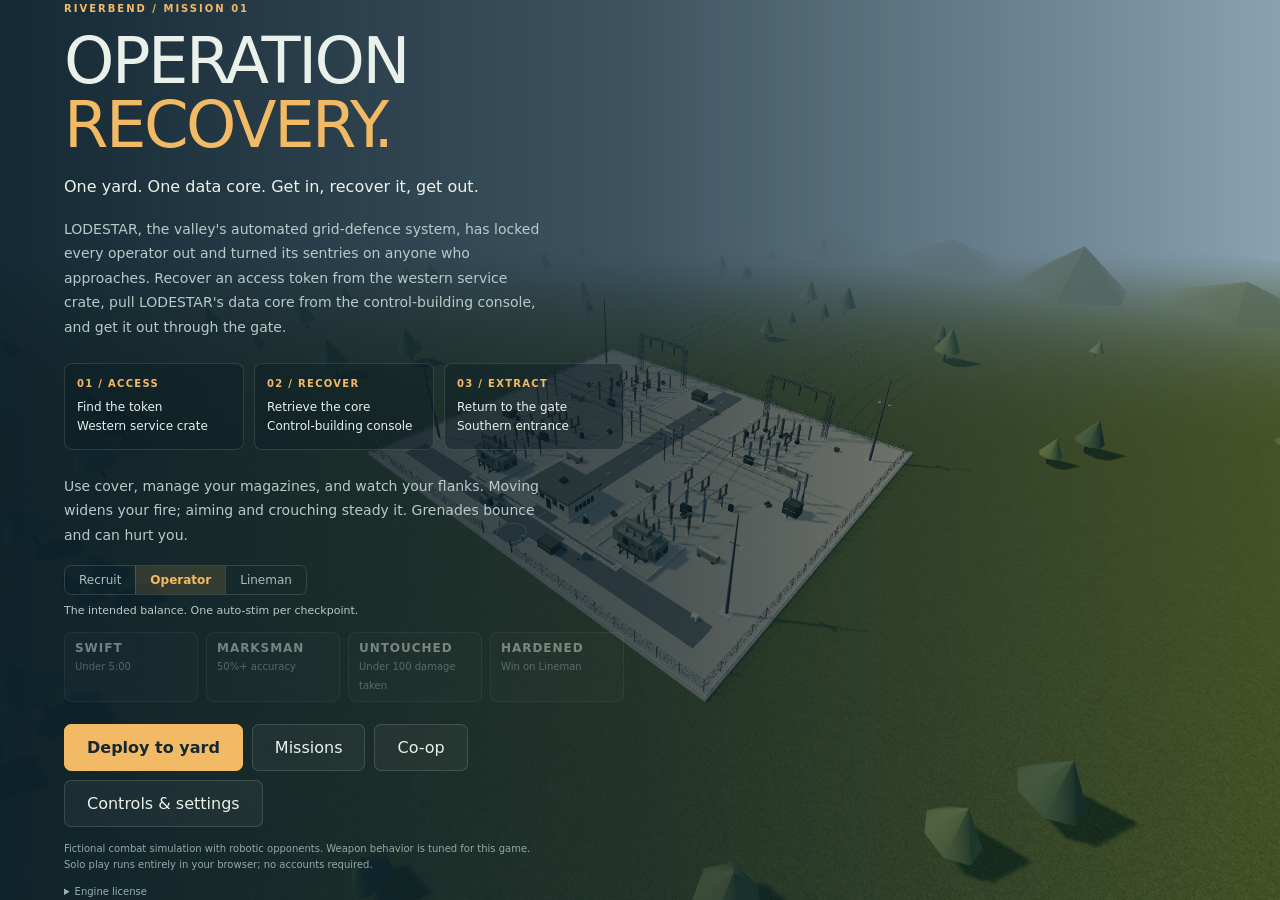
<file: index.html>
<!doctype html><html lang="en"><head><meta charset="utf-8"><meta name="viewport" content="width=device-width,initial-scale=1,maximum-scale=1,viewport-fit=cover"><meta name="theme-color" content="#101b24"><title>Riverbend</title><link rel="stylesheet" href="css/style.css"></head><body>

<canvas id="world" tabindex="0" aria-label="Riverbend FPS game world"></canvas><div id="labels" hidden></div>
<div id="hud"><div id="vignette"></div><div id="lowhealth"></div><div id="damage"></div><div id="damageArrow">⌃</div><div id="flash"></div><div id="static"></div><div id="heatTint"></div><div id="scope"></div><div id="liveWarn">⚡ LIVE SECTION · GET OUT</div><div id="topbar"><div class="mission-box"><div class="eyebrow" id="missionTag">Riverbend</div><h2 id="objectiveTitle">01 / Collect the access token</h2><p id="objectiveSub">Service crate · western yard</p></div><div class="topright"><div id="stealthPill" class="pill"></div><div id="windPill" class="pill"><i id="windArrow">↑</i> <span id="windSpeed"></span></div><div id="gridPill" class="pill"></div><div id="threat" class="pill">QUIET</div><div id="timer" class="pill">00:00</div><button id="pauseBtn" aria-label="Pause game">II</button></div></div><div id="compass">N · 000</div><div id="freqMeter"><b id="freqHz">50.00 Hz</b><div class="scale"><i class="band"></i><i id="freqNeedle"></i></div><small id="freqState">IN SYNC</small></div><div id="bossBar"><b id="bossName"></b><div class="bar"><i id="bossFill"></i></div></div><div id="minimap"><canvas id="map" width="296" height="272" aria-label="Tactical map showing player, objective and detected sentries"></canvas></div><div id="mapLegend">◆ OBJECTIVE · ● CONTACT</div><div id="team"></div><div id="feed"></div><div id="downed"></div><div id="radio"><b id="radioWho"></b><span id="radioText"></span></div><div id="objectiveMarker"><b>◇</b><span>Objective</span></div><div id="crosshair"><i class="cross top"></i><i class="cross bottom"></i><i class="cross left"></i><i class="cross right"></i><i id="crossDot"></i></div><div id="hitmarker">×</div><div id="reloadProgress"></div><div id="interact"><div id="interactText"></div><div id="interactBar"><div id="interactFill"></div></div></div><div id="readout"><div class="health-box"><small>HEALTH</small><div id="health" class="value">100</div><div id="healthBar"><div id="healthFill"></div></div></div><div id="stance">STANDING</div><div id="flashState"></div></div><div id="weaponHUD"><div id="weaponName" class="eyebrow">AR-30 / ASSAULT RIFLE</div><div id="ammoBig">30 <span>/ 120</span></div><div id="weaponInfo">AUTO · GRENADES 3</div><div id="weapons"><button data-weapon="rifle" class="active">1 RIFLE</button><button data-weapon="pistol">2 PISTOL</button><button data-weapon="grenade">3 FRAG</button></div></div><div id="messages"><div id="toast"></div></div><div id="tips">WASD move · Shift sprint · C crouch · RMB aim · R reload · G grenade · E interact · F light · Esc pause</div><div id="sprintMeter"><div id="sprintFill"></div></div></div>
<div id="touch"><div id="dpad"><button class="forward" data-key="w" aria-label="Move forward">↑</button><button class="left" data-key="a" aria-label="Move left">←</button><button class="right" data-key="d" aria-label="Move right">→</button><button class="back" data-key="s" aria-label="Move back">↓</button></div><div class="touch-actions"><button id="aimBtn" aria-label="Toggle aim">AIM</button><button id="fireBtn" aria-label="Fire weapon">FIRE</button></div><div class="touch-row"><button id="reloadBtn">RELOAD</button><button id="grenadeBtn">FRAG</button><button id="crouchBtn">CROUCH</button><button id="lightBtn">LIGHT</button><button id="turretBtn">TURRET</button><button id="smokeBtn">SMOKE</button><button id="empBtn">EMP</button><button id="sprintBtn" aria-label="Hold to sprint">RUN</button></div><button id="useBtn" aria-label="Hold to interact">HOLD: INTERACT</button><div id="rotateHint">DRAG TO LOOK</div></div>
<button id="tapResume">Capture mouse</button>
<div id="screen"><section class="menu"><div class="eyebrow" id="menuEyebrow">Riverbend / mission 01</div><h1 id="menuTitle">OPERATION<br><span>RECOVERY.</span></h1><p id="menuText" class="lede">One yard. One data core. Get in, recover it, get out.</p><div id="briefing"><p>Rogue sentry drones patrol the Riverbend training sector. Recover an access token from the western service crate, unlock the data core at the control-building console, and return to the gate.</p><div class="stages"><div class="stage"><strong>01 / ACCESS</strong>Find the token<br>Western service crate</div><div class="stage"><strong>02 / RECOVER</strong>Retrieve the core<br>Control-building console</div><div class="stage"><strong>03 / EXTRACT</strong>Return to the gate<br>Southern entrance</div></div><p>Use cover, manage your magazines, and watch your flanks. Moving widens your fire; aiming and crouching steady it. Grenades bounce and can hurt you.</p></div><div id="scorecard" class="scorecard hidden"></div><div id="missionList" class="mission-list hidden"></div><div id="coopPanel" class="coop hidden"><label>Callsign <input id="coopName" maxlength="16" autocomplete="off" spellcheck="false"></label><div id="coopIdle"><div class="row"><button id="hostBtn" class="primary">Host a game</button></div><div class="row"><input id="joinCode" maxlength="5" placeholder="CODE" autocomplete="off" spellcheck="false" aria-label="Room code"><button id="joinBtn">Join game</button></div></div><div id="coopRoom" class="hidden"><div class="room">ROOM CODE<b id="roomCode"></b></div><ul id="roster"></ul><div class="row"><button id="leaveBtn">Leave co-op</button></div></div><p class="status" id="coopStatus" role="status"></p><p class="fine">Up to 4 players. A public PeerJS server introduces the browsers; gameplay then flows directly between them. The host's tab must stay open and in front.</p></div><div class="actions"><div id="menuButtons" style="display:contents"></div><button id="controlsBtn">Controls & settings</button></div><div id="menuControls"><div class="controls"><div><strong>WASD / arrows</strong> · Move<br><strong>Shift</strong> · Sprint (stamina)<br><strong>C / Ctrl</strong> · Toggle crouch<br><strong>Mouse</strong> · Look</div><div><strong>LMB / RMB</strong> · Fire / aim<br><strong>1 – 4</strong> · Weapons / grenade<br><strong>R / G</strong> · Reload / quick grenade<br><strong>Hold E / Esc</strong> · Interact / pause<br><strong>F / T / V / X</strong> · Light / turret / smoke / EMP</div></div><p class="desktop-note" style="font-size:11px">Click Deploy to capture the mouse. If capture is unavailable, right-drag to look and left-click to fire; use Q to toggle aim. Esc releases the mouse.</p><p class="touch-note" style="display:none;font-size:11px">Touch: directional pad to move, drag the world to look, and use the on-screen action buttons. Landscape gives the clearest view.</p><div class="settings"><label>Look <input id="sensitivity" type="range" min="0.5" max="2" step="0.1" value="1" aria-label="Look sensitivity"></label><label>Audio <input id="volume" type="range" min="0" max="1" step="0.05" value="0.35" aria-label="Audio volume"></label><label>Music <input id="musicVolume" type="range" min="0" max="1" step="0.05" value="0.4" aria-label="Music volume"></label><label>Graphics <select id="quality" aria-label="Graphics quality"><option value="low">Low</option><option value="medium" selected>Medium</option><option value="high">High</option></select></label></div></div><p class="footnote">Fictional combat simulation with robotic opponents. Weapon behavior is tuned for this game. Solo play runs entirely in your browser; no accounts required.</p><details style="font-size:10px;color:#97b0b0;margin-top:13px"><summary>Engine license</summary><pre id="license" style="white-space:pre-wrap;font:9px/1.4 monospace"></pre></details></section></div>
<div id="loading"><div><div class="spinner"></div><div class="eyebrow">Preparing Riverbend</div><p id="loadText">Building the yard, patrols and equipment…</p></div></div>

<script>if('serviceWorker' in navigator&&location.protocol.startsWith('http'))navigator.serviceWorker.register('sw.js').catch(function(){});</script><script>window.addEventListener('error',function(e){if(!window.gameReady){document.getElementById('loadText').textContent='Unable to start the game. If it was just updated, do a hard refresh (Ctrl+Shift+R, or Cmd+Shift+R on a Mac). Otherwise open it through a local web server (see README) in a browser with WebGL enabled. Details: '+e.message;}});</script>
<script src="vendor/three.min.js"></script>
<script type="module" src="src/main.js"></script>
</body></html>
</file>
<file: css/style.css>
:root{font-family:Inter,ui-sans-serif,system-ui,-apple-system,Segoe UI,sans-serif;color:#eaf1eb;color-scheme:dark;--amber:#f3ba65;--muted:#adbfbc;--line:#ffffff24;--panel:#10232ced;--red:#f48c72}*{box-sizing:border-box;-webkit-tap-highlight-color:transparent}body{margin:0;overflow:hidden;background:#182f3a;user-select:none}button,input,select{font:inherit}button{cursor:pointer;border:1px solid var(--line);border-radius:7px;background:#ffffff0b;color:inherit;padding:10px 15px;touch-action:manipulation}button:hover{background:#ffffff20}button:focus-visible,input:focus-visible,select:focus-visible{outline:2px solid var(--amber);outline-offset:3px}button.primary{background:var(--amber);color:#142831;border-color:var(--amber);font-weight:750}.hidden{display:none!important}#world{display:block;width:100%;height:100%;position:fixed;inset:0;touch-action:none;outline:0}#hud{position:fixed;inset:0;pointer-events:none;display:none;font-size:12px}#topbar{position:absolute;top:18px;left:22px;right:22px;display:flex;justify-content:space-between;align-items:start;gap:12px}.eyebrow{font-size:10px;letter-spacing:2px;text-transform:uppercase;color:var(--amber);font-weight:700}.mission-box{background:var(--panel);border:1px solid var(--line);border-left:3px solid var(--amber);padding:12px 15px;max-width:360px;border-radius:8px;box-shadow:0 5px 25px #0002}.mission-box h2{font-size:16px;font-weight:600;margin:5px 0}.mission-box p{margin:4px 0 0;color:var(--muted);font-size:11px}.topright{display:flex;align-items:start;gap:10px}.pill{background:var(--panel);border:1px solid var(--line);border-radius:6px;padding:10px 12px;font-size:11px;letter-spacing:1px}#pauseBtn{pointer-events:auto;padding:9px 13px}#threat{font-weight:650;color:#b8d6c5}#threat.hot{color:var(--red)}#compass{position:absolute;top:20px;left:50%;transform:translateX(-50%);font-size:12px;letter-spacing:4px;text-shadow:0 2px 5px #000a}#crosshair{position:absolute;left:50%;top:50%;width:0;height:0;--gap:8px;filter:drop-shadow(0 1px 1px #000);opacity:.9}.cross{position:absolute;background:#ebede4}.cross.top{width:2px;height:5px;left:-1px;bottom:var(--gap)}.cross.bottom{width:2px;height:5px;left:-1px;top:var(--gap)}.cross.left{height:2px;width:5px;top:-1px;right:var(--gap)}.cross.right{height:2px;width:5px;top:-1px;left:var(--gap)}#crosshair.aimed .cross{opacity:0}#crossDot{position:absolute;left:-1px;top:-1px;width:2px;height:2px;border-radius:50%;background:#fff}#hitmarker{position:absolute;left:50%;top:50%;transform:translate(-50%,-50%);font-size:26px;color:#fff;text-shadow:0 0 5px #000;opacity:0;line-height:1}#hitmarker.kill{color:var(--amber)}#damage{position:absolute;inset:0;background:radial-gradient(ellipse at center,transparent 40%,#c22e1366);opacity:0;pointer-events:none}#damageArrow{position:absolute;left:50%;top:calc(50% - 105px);font-size:24px;color:var(--red);opacity:0;transform-origin:center 105px;text-shadow:0 0 9px #000}#objectiveMarker{position:absolute;left:50%;top:40%;color:var(--amber);font-size:11px;text-align:center;text-shadow:0 1px 4px #000;transform:translate(-50%,-50%)}#objectiveMarker b{display:block;font-size:21px;font-weight:400;line-height:1.2}#interact{position:absolute;left:50%;top:61%;transform:translate(-50%,-50%);padding:11px 16px;background:var(--panel);border:1px solid #f3ba6560;border-radius:8px;text-align:center;min-width:190px;display:none}#interactText{font-size:12px}#interactBar{height:3px;background:#ffffff1a;margin-top:8px;border-radius:2px;overflow:hidden}#interactFill{height:100%;background:var(--amber);width:0}#readout{position:absolute;left:22px;bottom:24px;display:flex;gap:12px;align-items:end}.health-box{border:1px solid var(--line);border-radius:8px;padding:12px 15px;background:var(--panel);min-width:125px}.health-box .value{font-size:32px;font-weight:450;line-height:1.2}.health-box small{font-size:10px;letter-spacing:1.5px;color:var(--muted)}#healthBar{height:3px;background:#ffffff20;margin-top:6px}#healthFill{height:100%;background:#b7d7bf;width:100%}#stance{font-size:10px;letter-spacing:1px;color:var(--muted);padding:7px 0;text-shadow:0 1px 5px #000}#weaponHUD{position:absolute;right:23px;bottom:24px;background:var(--panel);border:1px solid var(--line);border-radius:9px;padding:13px 18px;min-width:225px;text-align:right}#ammoBig{font-size:38px;font-weight:400;font-variant-numeric:tabular-nums;line-height:1.2}#ammoBig span{font-size:18px;color:var(--muted);margin-left:7px}#weaponInfo{font-size:10px;color:var(--muted);letter-spacing:1px;margin:5px 0}#weapons{display:flex;gap:5px;justify-content:end;pointer-events:auto;margin-top:9px}#weapons button{font-size:10px;padding:7px 10px;color:var(--muted)}#weapons button.active{color:var(--amber);border-color:#f3ba6570;background:#f3ba6510}#reloadProgress{position:absolute;left:50%;top:calc(50% + 50px);transform:translateX(-50%);font-size:11px;letter-spacing:1px;color:var(--amber);text-shadow:0 1px 3px #000;display:none}#messages{position:absolute;left:50%;bottom:107px;transform:translateX(-50%);font-size:11px;max-width:65%;text-align:center;color:#e1e9df;line-height:1.6;text-shadow:0 1px 5px #000}#toast{display:inline-block;background:#11242bd9;padding:6px 12px;border-radius:5px;opacity:0}#minimap{position:absolute;right:23px;top:75px;width:164px;height:151px;border:1px solid var(--line);border-radius:8px;background:#10232ccc;padding:7px}#minimap canvas{width:148px;height:136px;display:block}#mapLegend{position:absolute;right:25px;top:232px;font-size:8px;letter-spacing:.7px;color:#d1dbcc;text-shadow:0 1px 4px #000}#feed{position:absolute;left:24px;top:116px;font-size:10px;line-height:1.6;color:#dce9df;max-width:290px;text-shadow:0 1px 4px #000}#sprintMeter{position:absolute;bottom:22px;left:50%;transform:translateX(-50%);width:140px;height:3px;background:#ffffff25}#sprintFill{height:100%;background:#e0d5ab;width:100%}#tips{position:absolute;left:50%;bottom:43px;transform:translateX(-50%);font-size:9px;letter-spacing:.5px;text-align:center;color:#dae4d9;text-shadow:0 1px 5px #000;white-space:nowrap}#screen{position:fixed;inset:0;z-index:15;display:flex;align-items:center;padding:5vw;background:linear-gradient(90deg,#0c202bf0,#0c202ba6 50%,#0c202b20);overflow:auto}.menu{width:560px;max-width:100%;padding:10px 0}.menu h1{font-size:clamp(38px,5vw,68px);font-weight:480;letter-spacing:-2.5px;line-height:1;margin:15px 0}.menu h1 span{color:var(--amber)}.menu p{font-size:14px;line-height:1.75;color:#b8cac7;max-width:485px}.menu .lede{font-size:16px;color:#edf2e7}.stages{display:grid;grid-template-columns:repeat(3,1fr);gap:10px;margin:24px 0}.stage{border:1px solid #ffffff20;border-radius:8px;background:#0c1f2670;padding:12px;font-size:12px;line-height:1.6}.stage strong{display:block;font-size:10px;color:var(--amber);letter-spacing:1.3px;margin-bottom:6px}.actions{display:flex;gap:9px;margin:22px 0 14px}.actions button{padding:13px 22px}.controls{display:grid;grid-template-columns:1fr 1fr;gap:8px 18px;margin-top:20px;max-width:500px;font-size:11px;line-height:1.8;color:#b9c9c3}.controls strong{color:#edf2e7;font-weight:600}.settings{margin-top:20px;display:flex;flex-wrap:wrap;gap:10px 18px;align-items:center;font-size:11px;color:var(--muted)}.settings label{display:flex;align-items:center;gap:7px}.settings select{background:#1e3540;border:1px solid var(--line);border-radius:5px;padding:6px;color:#eaf1eb}.settings input{width:82px;accent-color:var(--amber)}.footnote{font-size:10px!important;color:#91aaa9!important;max-width:500px;line-height:1.6!important}.scorecard{display:grid;grid-template-columns:repeat(3,1fr);gap:10px;margin:20px 0}.scorecard div{border:1px solid var(--line);padding:13px;border-radius:7px}.scorecard b{display:block;font-size:25px;color:var(--amber);font-weight:500}.scorecard span{font-size:10px;color:var(--muted)}#menuControls{display:none}#loading{position:fixed;inset:0;z-index:50;background:#10232c;display:grid;place-items:center;text-align:center}#loading p{color:var(--muted);font-size:13px}.spinner{margin:0 auto 18px;width:34px;height:34px;border:2px solid #ffffff25;border-top-color:var(--amber);border-radius:100%;animation:spin 1s linear infinite}@keyframes spin{to{transform:rotate(360deg)}}#touch{display:none;position:fixed;inset:0;pointer-events:none;z-index:6}#dpad{position:absolute;left:14px;bottom:140px;display:grid;grid-template-columns:repeat(3,44px);grid-template-rows:repeat(3,44px);gap:4px}#dpad button{background:#10232cad;padding:0;pointer-events:auto;font-size:21px;touch-action:none}.forward{grid-column:2;grid-row:1}.back{grid-column:2;grid-row:3}.left{grid-column:1;grid-row:2}.right{grid-column:3;grid-row:2}.touch-actions{position:absolute;right:14px;bottom:160px;display:flex;align-items:center;gap:9px}.touch-actions button{pointer-events:auto;background:#10232cbf;touch-action:none;padding:10px;font-size:11px}#fireBtn{width:76px;height:76px;border-radius:100%;border-color:#efb264a0;background:#c5964a44;font-weight:700;letter-spacing:1px}.touch-row{position:absolute;right:14px;bottom:111px;display:flex;gap:6px}.touch-row button{pointer-events:auto;font-size:10px;padding:9px 10px;background:#10232ccf;touch-action:none}#useBtn{position:absolute;left:50%;bottom:220px;transform:translateX(-50%);pointer-events:auto;background:#b5904ed9;display:none;touch-action:none;font-size:11px}#rotateHint{display:none;position:absolute;right:20px;top:49%;font-size:9px;color:#c9d9d0;letter-spacing:1px;opacity:.7}#tapResume{display:none;position:fixed;z-index:8;top:80px;left:50%;transform:translateX(-50%);font-size:11px;background:#10232ccf;border-color:#f3ba6555}#lowhealth{position:absolute;inset:0;box-shadow:inset 0 0 100px #a33b2200;pointer-events:none}#vignette{position:absolute;inset:0;background:radial-gradient(ellipse at center,transparent 55%,#10202c25);pointer-events:none}
@media(pointer:coarse){body.playing #touch{display:block}#tips{display:none}#rotateHint{display:block}#weaponHUD{min-width:190px}.menu .desktop-note{display:none}.menu .touch-note{display:block!important}}
@media(max-width:700px){#topbar{top:10px;left:10px;right:10px}.mission-box{padding:9px 11px;max-width:250px}.mission-box h2{font-size:13px}.mission-box p{font-size:9px}.eyebrow{font-size:9px;letter-spacing:1.5px}.topright{gap:5px}#threat{font-size:9px;padding:9px 7px}#pauseBtn{padding:8px 10px}#timer{display:none}#compass{top:102px;font-size:10px}#minimap{top:133px;right:10px;width:107px;height:101px;padding:5px}#minimap canvas{width:95px;height:89px}#mapLegend{right:11px;top:239px;font-size:7px;max-width:100px;text-align:right}#feed{left:12px;top:117px;font-size:9px;max-width:230px}#readout{left:10px;bottom:12px;gap:8px}.health-box{padding:8px 10px;min-width:87px}.health-box .value{font-size:26px}.health-box small{font-size:8px}#stance{font-size:8px;max-width:55px}#weaponHUD{right:10px;bottom:12px;padding:8px 10px;min-width:190px}#ammoBig{font-size:28px}#ammoBig span{font-size:14px}#weapons button{padding:6px 9px;font-size:9px}#weaponInfo{font-size:8px;margin:3px 0}#weaponName{font-size:9px}#weapons{margin-top:5px}#messages{bottom:116px;max-width:85%;width:max-content;font-size:10px}#sprintMeter{bottom:9px;width:60px;left:42%}#tips{display:none}#interact{top:62%;min-width:170px;max-width:90%}#interactText{font-size:10px}#screen{padding:24px;background:#0c202ce6;align-items:start}.menu{padding:22px 0}.menu h1{font-size:43px;margin:12px 0;letter-spacing:-1.5px}.menu p{font-size:12px;line-height:1.65}.menu .lede{font-size:14px}.stages{gap:6px;margin:17px 0}.stage{padding:9px;font-size:10px}.stage strong{font-size:8px;letter-spacing:.7px}.actions{margin:18px 0 10px}.actions button{padding:12px 17px;font-size:12px}.controls{font-size:10px;gap:7px 12px;margin-top:14px}.settings{font-size:10px;gap:12px}.settings input{width:60px}.footnote{font-size:9px!important}.scorecard b{font-size:22px}#objectiveMarker{font-size:10px}#useBtn{bottom:253px}#reloadProgress{font-size:10px}}
@media(max-height:520px) and (pointer:coarse){#minimap{display:none}#mapLegend{display:none}#compass{top:12px}#topbar{top:8px}.mission-box{padding:7px 11px}.mission-box p{display:none}#dpad{bottom:85px;left:12px;grid-template-columns:repeat(3,35px);grid-template-rows:repeat(3,35px);gap:3px}.touch-actions{bottom:96px}.touch-row{bottom:59px;right:97px}#fireBtn{width:66px;height:66px}#readout,#weaponHUD{bottom:9px}#useBtn{bottom:126px;left:62%}#interact{top:55%;padding:7px 12px}#messages{bottom:75px}#feed{top:80px}#screen{padding:20px 35px;align-items:start}.menu{width:650px;padding:0}.menu h1{font-size:35px;display:inline-block;margin:8px 0}.menu .lede{display:none}.stages{margin:10px 0}.settings{margin-top:10px}.actions{margin:12px 0}.footnote{margin:9px 0}#menuControls .controls{margin-top:7px}}
@media(max-height:520px) and (pointer:coarse){#weaponHUD{right:10px;bottom:8px;padding:7px 10px;min-width:210px;max-width:240px}#weaponName{font-size:8px}#ammoBig{font-size:23px;line-height:1.05}#ammoBig span{font-size:12px}#weaponInfo{font-size:8px;margin:2px 0}#weapons{margin-top:4px}#weapons button{font-size:8px;padding:5px 8px}.touch-actions{bottom:140px}.touch-row{bottom:105px;right:14px}.touch-row button{padding:8px 11px;font-size:9px}#messages{bottom:17px;left:45%;max-width:37%;font-size:9px}#sprintMeter{bottom:6px;width:105px;left:45%}#readout{bottom:8px;left:12px}.health-box{padding:8px 11px;min-width:90px}.health-box small{font-size:8px}.health-box .value{font-size:26px}#stance{font-size:8px}#useBtn{bottom:133px;left:55%}#dpad{bottom:93px}}
@media(prefers-reduced-motion:reduce){.spinner{animation:none}}


/* Phase 1: radio subtitles, flashlight state, mission select */
#radio{position:absolute;left:22px;bottom:150px;max-width:380px;background:var(--panel);border:1px solid var(--line);border-left:3px solid #8fc6f0;border-radius:8px;padding:9px 13px;font-size:12px;line-height:1.5;opacity:0;transform:translateY(6px);transition:opacity .25s,transform .25s}
#radio.on{opacity:1;transform:none}
#radio b{display:block;font-size:9px;letter-spacing:1.6px;text-transform:uppercase;color:#8fc6f0;margin-bottom:2px}
#flashState{font-size:9px;letter-spacing:1.4px;color:#fff1c9;margin-top:4px}
.mission-list{display:grid;grid-template-columns:repeat(2,1fr);gap:8px;margin:20px 0;max-width:560px}
.mission-card{text-align:left;border:1px solid #ffffff20;border-radius:8px;background:#0c1f2670;padding:11px 13px;font-size:12px;line-height:1.5}
.mission-card strong{display:block;font-size:10px;color:var(--amber);letter-spacing:1.3px}
.mission-card small{display:block;color:var(--muted);font-size:10px}
.mission-card.locked{opacity:.45;cursor:not-allowed}
.mission-card.current{border-color:var(--amber)}
@media(max-width:700px){#radio{left:12px;right:12px;bottom:190px;max-width:none;font-size:11px}.mission-list{grid-template-columns:1fr}}

/* Phase 2: co-op HUD and lobby */
#team{position:absolute;left:22px;top:118px;display:flex;flex-direction:column;gap:5px;width:200px}
#team:empty{display:none}
.mate{position:relative;background:var(--panel);border:1px solid var(--line);border-radius:6px;padding:5px 9px 7px;font-size:11px;display:flex;justify-content:space-between}
.mate i{position:absolute;left:0;bottom:0;height:2px;background:#b7d7bf;border-radius:0 0 0 6px}
.mate b{font-weight:600;color:#b7d7bf}
.mate.down{border-color:#f48c7280}.mate.down b{color:var(--red)}
#downed{position:absolute;left:50%;top:30%;transform:translateX(-50%);text-align:center;background:#2a1412d9;border:1px solid #f48c7270;border-radius:9px;padding:12px 20px;font-size:13px;display:none}
#downed.on{display:block}
#downed b{color:var(--red);letter-spacing:2px}
#downed span{display:block;font-size:11px;color:#e6c9c1;margin-top:4px}
.coop{margin:18px 0;max-width:520px;border:1px solid #ffffff20;border-radius:9px;background:#0c1f2670;padding:14px 16px;font-size:12px}
.coop label{display:flex;gap:9px;align-items:center;color:var(--muted)}
.coop input{background:#1e3540;border:1px solid var(--line);border-radius:6px;padding:8px 10px;color:#eaf1eb;font:inherit}
.coop .row{display:flex;gap:8px;margin-top:10px;flex-wrap:wrap}
.coop #joinCode{width:120px;text-transform:uppercase;letter-spacing:3px}
.coop .room{font-size:11px;color:var(--muted);letter-spacing:1.5px;margin-top:4px}
.coop .room b{display:block;font-size:30px;color:var(--amber);letter-spacing:6px;font-weight:600}
.coop ul{list-style:none;padding:0;margin:10px 0 0;display:grid;gap:4px}
.coop li{display:flex;justify-content:space-between;border-bottom:1px solid #ffffff10;padding:4px 0}
.coop li small{color:var(--muted)}
.coop .status{color:#b8cac7;margin:10px 0 0;min-height:1em}
.coop .fine{font-size:10px;color:#91aaa9;margin:10px 0 0}
@media(max-width:700px){#team{left:12px;top:100px;width:160px}}

#hitmarker.blocked{color:#8fa3a8;font-size:20px}

/* Boss health bar */
#bossBar{position:absolute;top:52px;left:50%;transform:translateX(-50%);width:min(440px,70vw);text-align:center;display:none}
#bossBar.on{display:block}
#bossBar b{font-size:10px;letter-spacing:2.4px;text-transform:uppercase;color:#f8d3b8;text-shadow:0 1px 4px #000}
#bossBar .bar{height:7px;margin-top:5px;background:#0e1d24cc;border:1px solid #ffffff30;border-radius:4px;overflow:hidden}
#bossBar i{display:block;height:100%;width:100%;background:linear-gradient(90deg,#c2502f,#f48c72);transition:width .2s}
#bossBar.exposed i{background:linear-gradient(90deg,#f3ba65,#ffe1a0)}
#bossBar.exposed b::after{content:' · ' attr(data-weak);color:var(--amber)}

/* Rolling-blackout readout */
#gridPill{display:none;font-weight:650;color:#9fb6c8}
#gridPill.on{display:block}
#gridPill.lit{color:#f3ba65}

/* Marksman scope view (DMR fully aimed) */
#scope{position:absolute;inset:0;display:none;background:radial-gradient(circle at 50% 50%,transparent 0,transparent 31vmin,#05090bdd 31.4vmin,#05090b 34vmin)}
#scope.on{display:block}
#scope::before,#scope::after{content:'';position:absolute;left:50%;top:50%;background:#0b1114cc}
#scope::before{width:62vmin;height:1px;transform:translate(-50%,-50%)}
#scope::after{width:1px;height:62vmin;transform:translate(-50%,-50%)}

/* Standing in an energized zone */
#liveWarn{position:absolute;inset:0;display:none;box-shadow:inset 0 0 140px #5fb4ffaa;color:#cfe8ff;font-size:13px;letter-spacing:3px;font-weight:700;text-align:center;padding-top:22vh;text-shadow:0 0 12px #5fb4ff}
#liveWarn.on{display:block}

/* Weather: lightning flash and wind readout */
#flash{position:absolute;inset:0;background:#eef4ff;opacity:0;pointer-events:none;transition:opacity .15s}
#windPill{display:none;color:#c9dbe6}
#windPill.on{display:block}
#windArrow{display:inline-block;font-style:normal;transition:transform .2s}

/* EMP storm: HUD aids offline, static over the view */
body.emp #minimap,body.emp #mapLegend,body.emp #objectiveMarker{display:none!important}
body.emp #compass,body.emp #threat{color:#8fa3a8;letter-spacing:6px}
#static{position:absolute;inset:0;pointer-events:none;display:none;background:repeating-linear-gradient(0deg,#ffffff07 0 1px,transparent 1px 3px);mix-blend-mode:screen}
body.emp #static{display:block;animation:staticFlicker .18s steps(2) infinite}
@keyframes staticFlicker{0%{opacity:.5;transform:translateY(0)}50%{opacity:.85;transform:translateY(1px)}100%{opacity:.6;transform:translateY(-1px)}}

/* Stealth readout */
#stealthPill{display:none;font-weight:650;color:#9fd6ae}
#stealthPill.on{display:block}
#stealthPill.detect{color:var(--amber)}
#stealthPill.alarm{color:var(--red);animation:alarmBlink .6s steps(2) infinite}
@keyframes alarmBlink{50%{opacity:.4}}

/* Superheated air: an orange shimmer over the view */
#heatTint{position:fixed;inset:0;pointer-events:none;opacity:0;background:radial-gradient(ellipse at center,rgba(255,120,40,.15) 0%,rgba(255,90,20,.55) 70%,rgba(200,50,10,.8) 100%);mix-blend-mode:screen;transition:opacity .2s}
#heatTint.halon{background:radial-gradient(ellipse at center,rgba(200,230,255,.2) 0%,rgba(170,210,240,.55) 70%,rgba(120,170,220,.8) 100%)}

/* Grid frequency meter (mission 19) */
#freqMeter{position:absolute;top:122px;left:50%;transform:translateX(-50%);display:none;min-width:230px;padding:7px 12px 8px;border:1px solid rgba(255,255,255,.14);border-radius:8px;background:rgba(10,20,26,.78);text-align:center;color:#e8eef0}
#freqMeter.on{display:block}
#freqMeter b{font:700 18px/1 ui-monospace,Menlo,monospace;letter-spacing:.04em}
#freqMeter .scale{position:relative;height:8px;margin:6px 0 4px;border-radius:4px;background:linear-gradient(90deg,#c8452c 0%,#e0a33a 30%,#2c3a40 42%,#2c3a40 58%,#e0a33a 70%,#c8452c 100%)}
#freqMeter .band{position:absolute;left:42%;width:16%;top:-2px;bottom:-2px;border:1px solid #5ce08a;border-radius:3px}
#freqMeter #freqNeedle{position:absolute;top:-4px;width:3px;height:16px;margin-left:-1.5px;background:#fff;border-radius:2px;left:50%}
#freqMeter small{font-size:10px;letter-spacing:.14em;color:#9fb3ba}
#freqMeter.out b{color:var(--amber)} #freqMeter.danger b{color:var(--red)} #freqMeter.danger{animation:alarmBlink .6s steps(2) infinite}

/* Medals and difficulty */
.medals{display:grid;grid-template-columns:repeat(4,1fr);gap:8px;margin-top:12px;grid-column:1/-1}
.medal{border:1px solid rgba(255,255,255,.12);border-radius:8px;padding:8px 10px;opacity:.45;background:rgba(255,255,255,.03)}
.medal b{display:block;font-size:12px;letter-spacing:.08em;text-transform:uppercase}
.medal span{font-size:10px;color:#9fb3ba}
.medal.got{opacity:1;border-color:rgba(243,177,58,.65);background:rgba(243,177,58,.1)}
.medal.got b{color:var(--amber)}
.medal.new{box-shadow:0 0 0 2px rgba(243,177,58,.45);animation:medalIn .6s ease-out}
@keyframes medalIn{from{transform:scale(.85);opacity:0}}
.difficulty-note{font-size:11px;color:#9fb3ba;grid-column:1/-1}
.mission-card .pips{letter-spacing:.2em;color:var(--amber)}
@media (max-width:640px){.medals{grid-template-columns:repeat(2,1fr)}}

.difficulty{display:inline-flex;gap:0;margin-top:4px;border:1px solid var(--line);border-radius:7px;overflow:hidden}
.difficulty button{border:0;border-radius:0;padding:7px 14px;font-size:12px;background:transparent;color:var(--muted)}
.difficulty button+button{border-left:1px solid var(--line)}
.difficulty button.on{background:#f3ba6522;color:var(--amber);font-weight:650}
.difficulty button:disabled{cursor:default}
.difficulty-note{margin:6px 0 0!important;font-size:11px!important}
.scorecard .medals{border:0;padding:0}
.scorecard .medal{padding:8px 10px}
.scorecard .medal b{font-size:12px;color:inherit}.scorecard .medal.got b{color:var(--amber)}
.scorecard .difficulty-note{border:0;padding:0}
.actions{flex-wrap:wrap}.actions button{white-space:nowrap}
</file>
